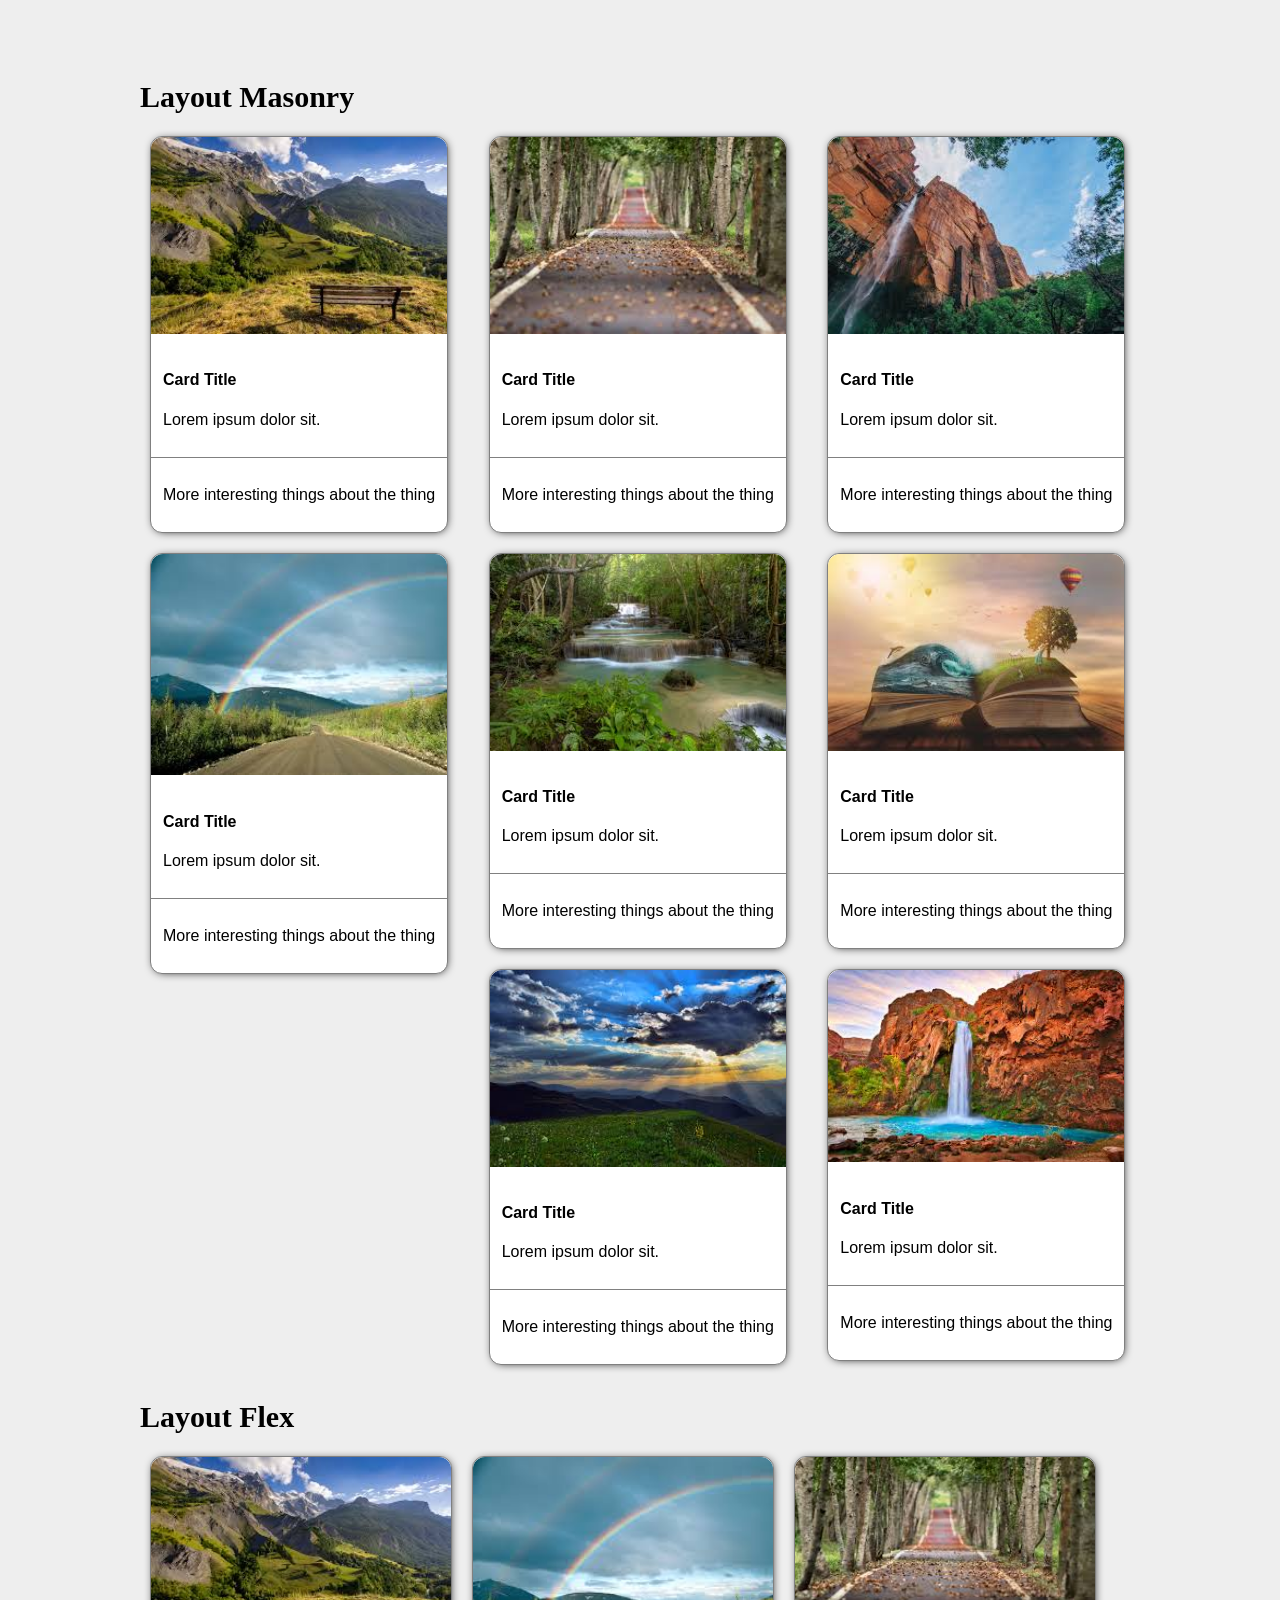
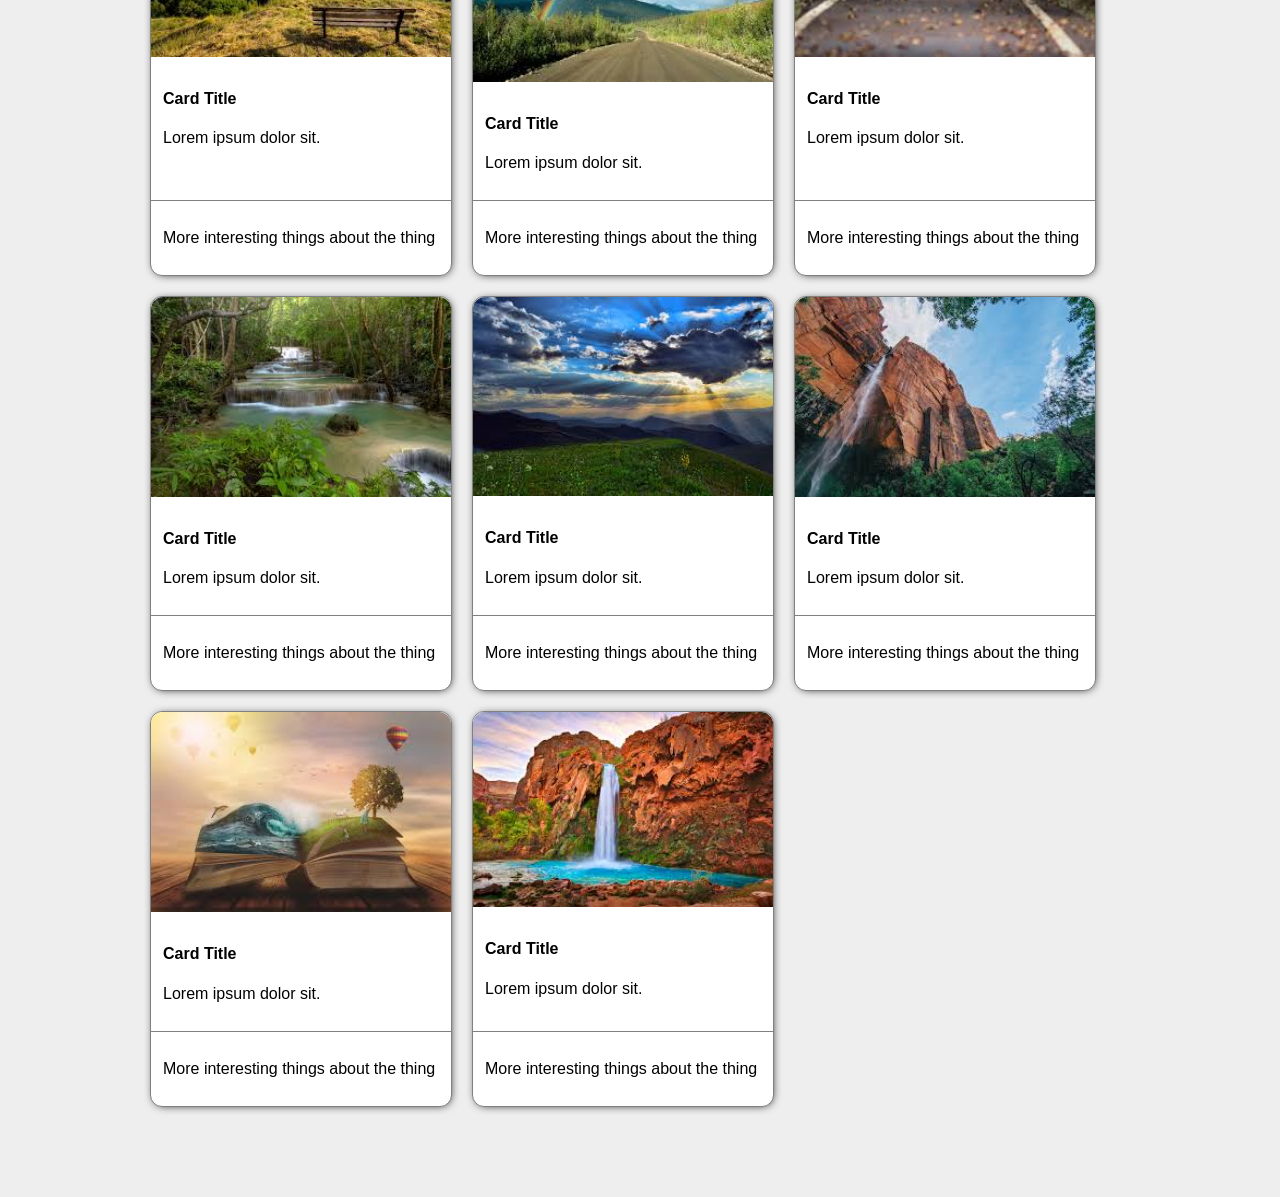
<file: Cards-with-css-columns-and-flexbox/index.html>
<!DOCTYPE html>
<html lang="en">

<head>
    <meta charset="UTF-8">
    <meta http-equiv="X-UA-Compatible" content="IE=edge">
    <meta name="viewport" content="width=device-width, initial-scale=1.0">
    <title>Document</title>
    <link rel="stylesheet" href="styles.css">
</head>

<body>
    <div class="cards-layout masonry">
        <h2 class="title">Layout Masonry</h2>
        <section>
            <article class="card">
                <img src="./images/image1.jpg">
                <article class="card-content">
                    <h4>Card Title</h4>
                    <p>Lorem ipsum dolor sit.</p>
                </article>
                <footer>
                    <p>More interesting things about the thing</p>
                </footer>
            </article>
            <article class="card">
                <img src="./images/image2.jpg">
                <article class="card-content">
                    <h4>Card Title</h4>
                    <p>Lorem ipsum dolor sit.</p>
                </article>

                <footer>
                    <p>More interesting things about the thing</p>
                </footer>
            </article>
            <article class="card">
                <img src="./images/image3.jpg">
                <article class="card-content">
                    <h4>Card Title</h4>
                    <p>Lorem ipsum dolor sit.</p>
                </article>

                <footer>
                    <p>More interesting things about the thing</p>
                </footer>
            </article>

            <article class="card">
                <img src="./images/image4.jpg">
                <article class="card-content">
                    <h4>Card Title</h4>
                    <p>Lorem ipsum dolor sit.</p>
                </article>

                <footer>
                    <p>More interesting things about the thing</p>
                </footer>
            </article>
            <article class="card">
                <img src="./images/image5.jpg">
                <article class="card-content">
                    <h4>Card Title</h4>
                    <p>Lorem ipsum dolor sit.</p>
                </article>

                <footer>
                    <p>More interesting things about the thing</p>
                </footer>
            </article>
            <article class="card">
                <img src="./images/image6.jpg">
                <article class="card-content">
                    <h4>Card Title</h4>
                    <p>Lorem ipsum dolor sit.</p>
                </article>

                <footer>
                    <p>More interesting things about the thing</p>
                </footer>
            </article>

            <article class="card">
                <img src="./images/image7.jpg">
                <article class="card-content">
                    <h4>Card Title</h4>
                    <p>Lorem ipsum dolor sit.</p>
                </article>

                <footer>
                    <p>More interesting things about the thing</p>
                </footer>
            </article>
            <article class="card">
                <img src="./images/image8.jpg">
                <article class="card-content">
                    <h4>Card Title</h4>
                    <p>Lorem ipsum dolor sit.</p>
                </article>

                <footer>
                    <p>More interesting things about the thing</p>
                </footer>
            </article>
        </section>
    </div>
    <div class="cards-layout flex">
        <h2 class="title">Layout Flex</h2>
        <section>
            <article class="card">
                <img src="./images/image1.jpg">
                <article class="card-content">
                    <h4>Card Title</h4>
                    <p>Lorem ipsum dolor sit.</p>
                </article>
                <footer>
                    <p>More interesting things about the thing</p>
                </footer>
            </article>
            <article class="card">
                <img src="./images/image2.jpg">
                <article class="card-content">
                    <h4>Card Title</h4>
                    <p>Lorem ipsum dolor sit.</p>
                </article>

                <footer>
                    <p>More interesting things about the thing</p>
                </footer>
            </article>
            <article class="card">
                <img src="./images/image3.jpg">
                <article class="card-content">
                    <h4>Card Title</h4>
                    <p>Lorem ipsum dolor sit.</p>
                </article>

                <footer>
                    <p>More interesting things about the thing</p>
                </footer>
            </article>

            <article class="card">
                <img src="./images/image4.jpg">
                <article class="card-content">
                    <h4>Card Title</h4>
                    <p>Lorem ipsum dolor sit.</p>
                </article>

                <footer>
                    <p>More interesting things about the thing</p>
                </footer>
            </article>
            <article class="card">
                <img src="./images/image5.jpg">
                <article class="card-content">
                    <h4>Card Title</h4>
                    <p>Lorem ipsum dolor sit.</p>
                </article>

                <footer>
                    <p>More interesting things about the thing</p>
                </footer>
            </article>
            <article class="card">
                <img src="./images/image6.jpg">
                <article class="card-content">
                    <h4>Card Title</h4>
                    <p>Lorem ipsum dolor sit.</p>
                </article>

                <footer>
                    <p>More interesting things about the thing</p>
                </footer>
            </article>

            <article class="card">
                <img src="./images/image7.jpg">
                <article class="card-content">
                    <h4>Card Title</h4>
                    <p>Lorem ipsum dolor sit.</p>
                </article>

                <footer>
                    <p>More interesting things about the thing</p>
                </footer>
            </article>
            <article class="card">
                <img src="./images/image8.jpg">
                <article class="card-content">
                    <h4>Card Title</h4>
                    <p>Lorem ipsum dolor sit.</p>
                </article>

                <footer>
                    <p>More interesting things about the thing</p>
                </footer>
            </article>
        </section>
    </div>

</body>

</html>
</file>
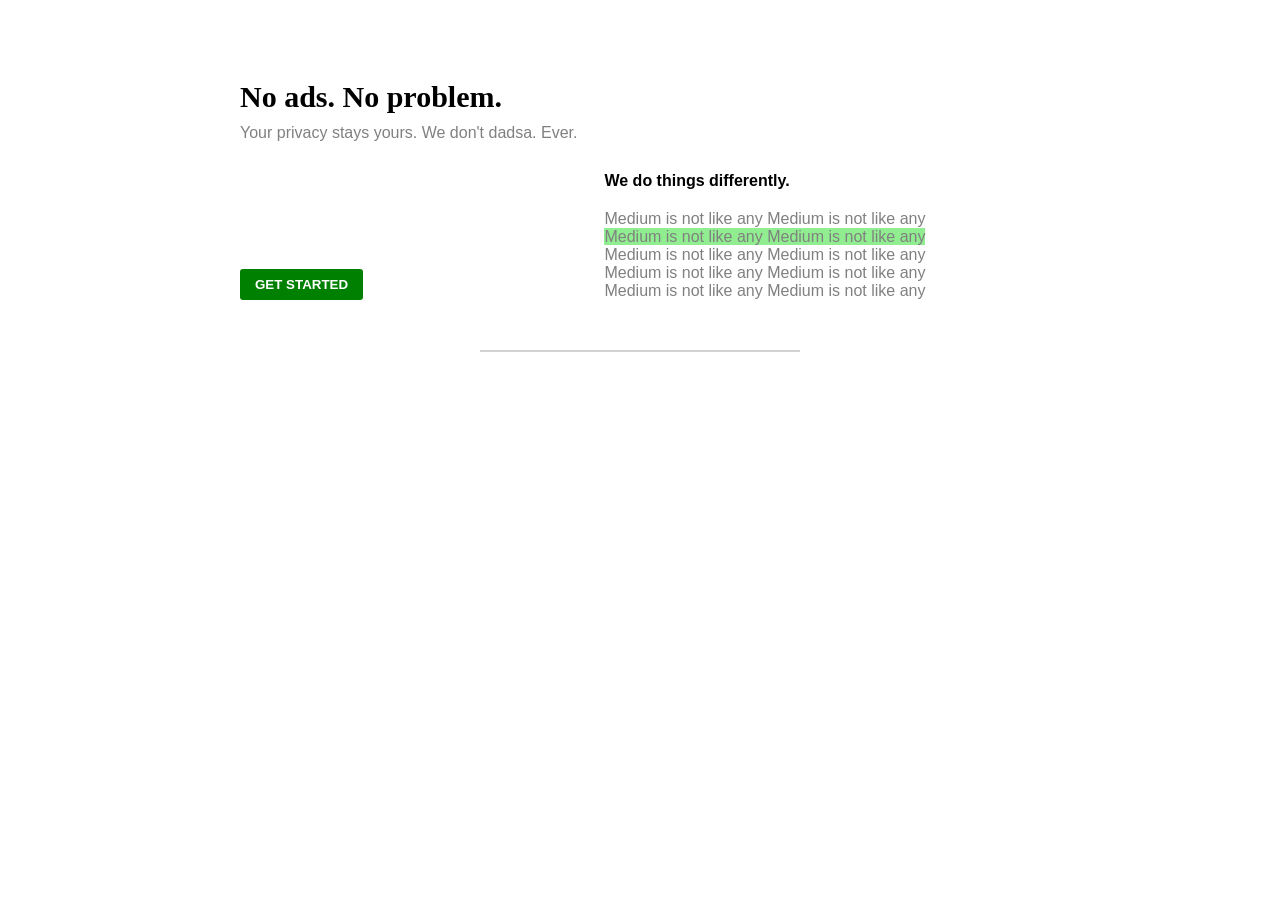
<file: demo/index.html>
<!DOCTYPE html>
<html lang="en">

<head>
    <meta charset="UTF-8">
    <meta http-equiv="X-UA-Compatible" content="IE=edge">
    <meta name="viewport" content="width=device-width, initial-scale=1.0">
    <title>Document</title>
    <link rel="stylesheet" href="styles.css">
</head>

<body>
    <section class="medium">
        <header class="medium-header">
            <h1 class="medium-header-title">No ads. No problem.</h1>
            <p class="medium-header-subtitle">
                Your privacy stays yours. We don't dadsa. Ever.
            </p>
        </header>

        <article class="medium-cta">
            <button class="medium-cta-button">GET STARTED</button>
        </article>

        <article class="medium-content">
            <p class="medium-content-title">
                We do things differently.
            </p>
            <p class="medium-content-text">
                Medium is not like any Medium is not like any
                <span class="medium-content-text-important">
                    Medium is not like any Medium is not like any
                </span>
                Medium is not like any Medium is not like any
                Medium is not like any Medium is not like any
                Medium is not like any Medium is not like any
            </p>
        </article>
    </section>
</body>

</html>
</file>
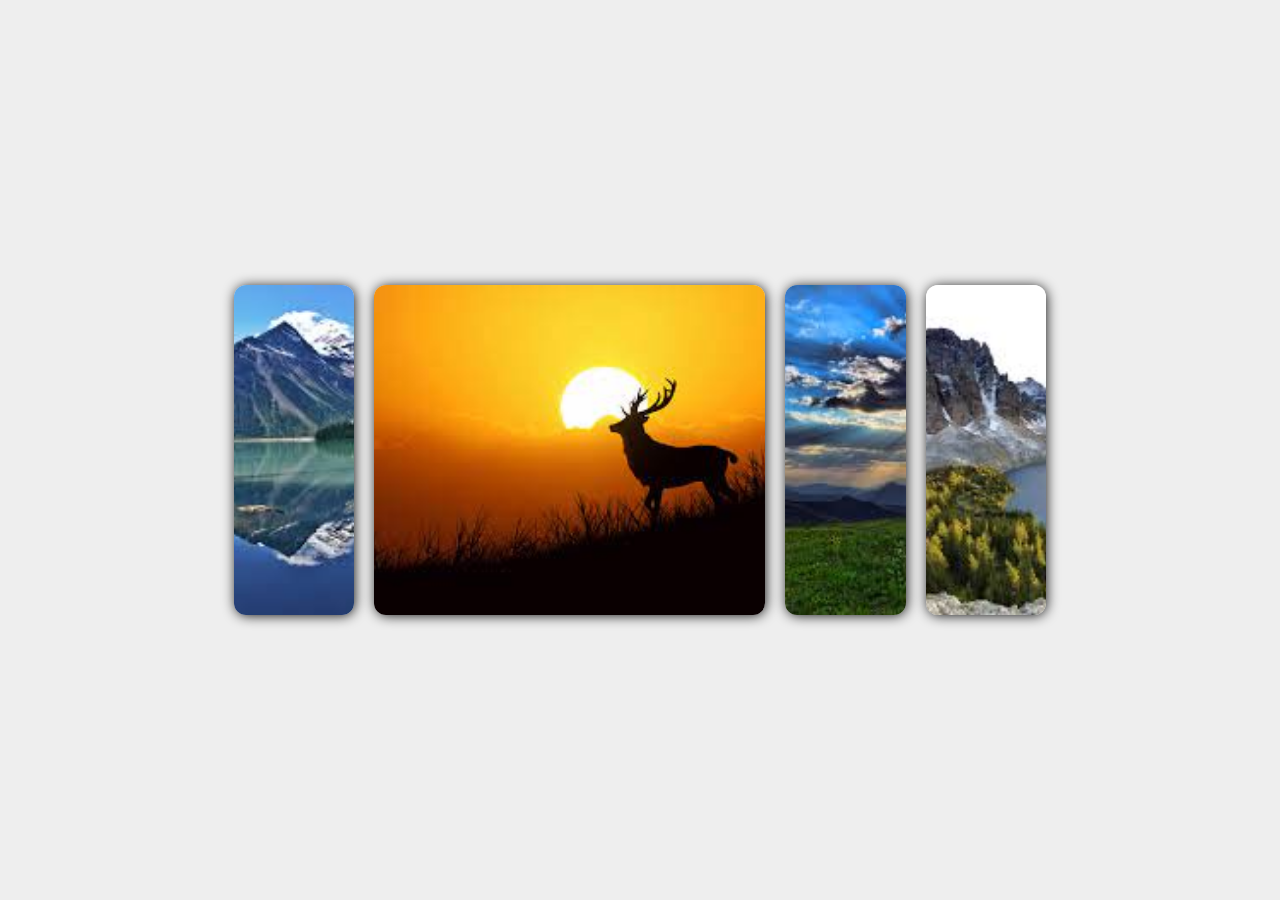
<file: Expanding-flex-cards/index.html>
<!DOCTYPE html>
<html lang="en">
<head>
    <meta charset="UTF-8">
    <meta http-equiv="X-UA-Compatible" content="IE=edge">
    <meta name="viewport" content="width=device-width, initial-scale=1.0">
    <title>Expanding Flex Cards</title>
    <link rel="stylesheet" href="styles.css">
</head>
<body>
    <section class="container">
        <article>
            <img src="./images/image1.jpg">
        </article>
        <article>
            <img src="./images/image2.jpg">
        </article>
        <article>
            <img src="./images/image3.jpg">
        </article>
        <article>
            <img src="./images/image4.jpg">
        </article>
    </section>
    
</body>
</html>
</file>
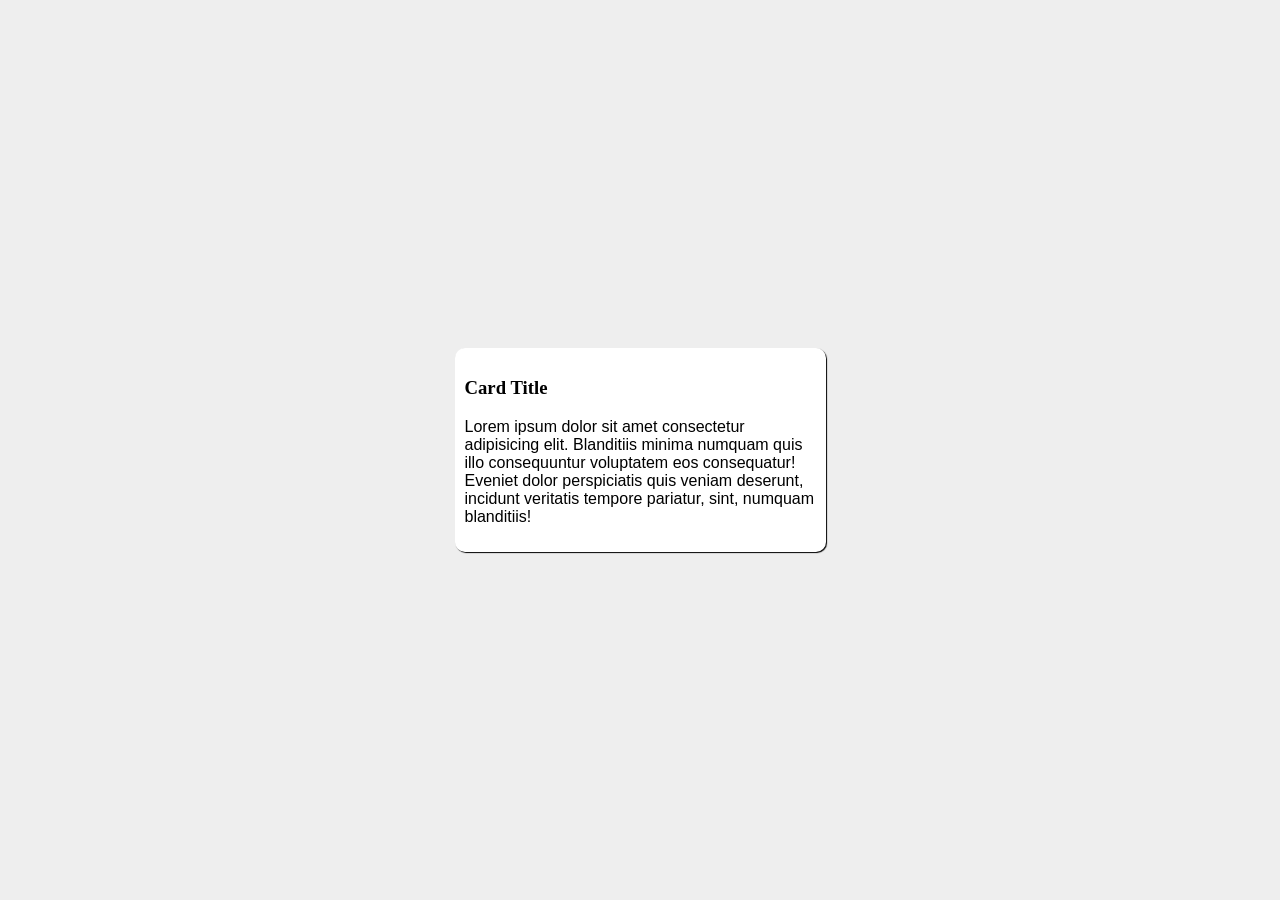
<file: Flexbox-center/index.html>
<!DOCTYPE html>
<html lang="en">
<head>
    <meta charset="UTF-8">
    <meta http-equiv="X-UA-Compatible" content="IE=edge">
    <meta name="viewport" content="width=device-width, initial-scale=1.0">
    <title>Document</title>
    <link rel="stylesheet" href="styles.css">
</head>
<body>
    <div class="card">
        <h3>Card Title</h3>
        <p>
            Lorem ipsum dolor sit amet consectetur adipisicing elit. Blanditiis minima numquam quis illo consequuntur voluptatem eos consequatur! 
            Eveniet dolor perspiciatis quis veniam deserunt, incidunt veritatis tempore pariatur, sint, numquam blanditiis!
        </p>
    </div>
    
</body>
</html>
</file>
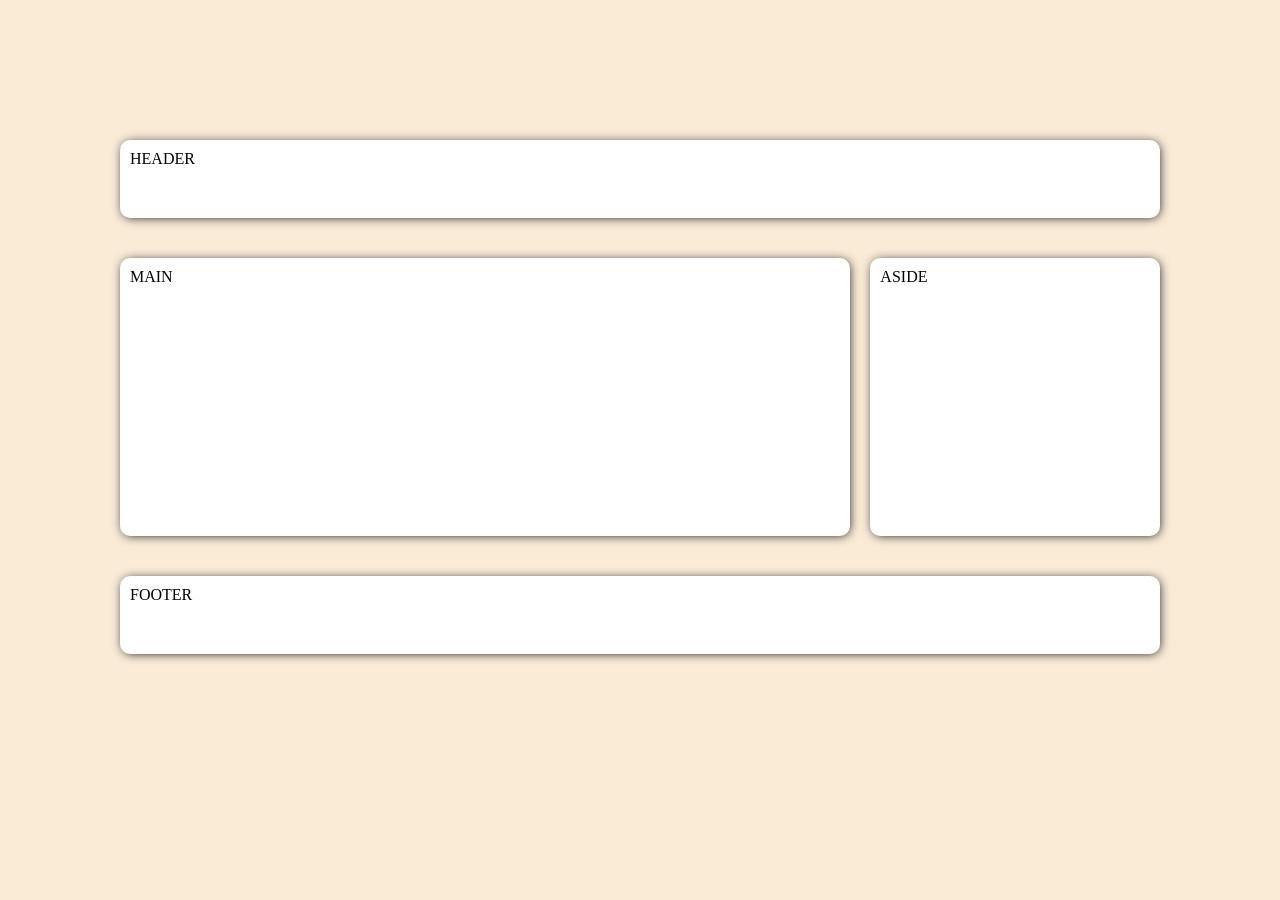
<file: Flexbox-Layout/index.html>
<!DOCTYPE html>
<html lang="en">
<head>
    <meta charset="UTF-8">
    <meta http-equiv="X-UA-Compatible" content="IE=edge">
    <meta name="viewport" content="width=device-width, initial-scale=1.0">
    <title>Document</title>
    <link rel="stylesheet" href="styles.css">
</head>
<body>
    <header>Header</header>
    <main>Main</main>
    <aside>Aside</aside>    
    <footer>Footer</footer>
</body>
</html>
</file>
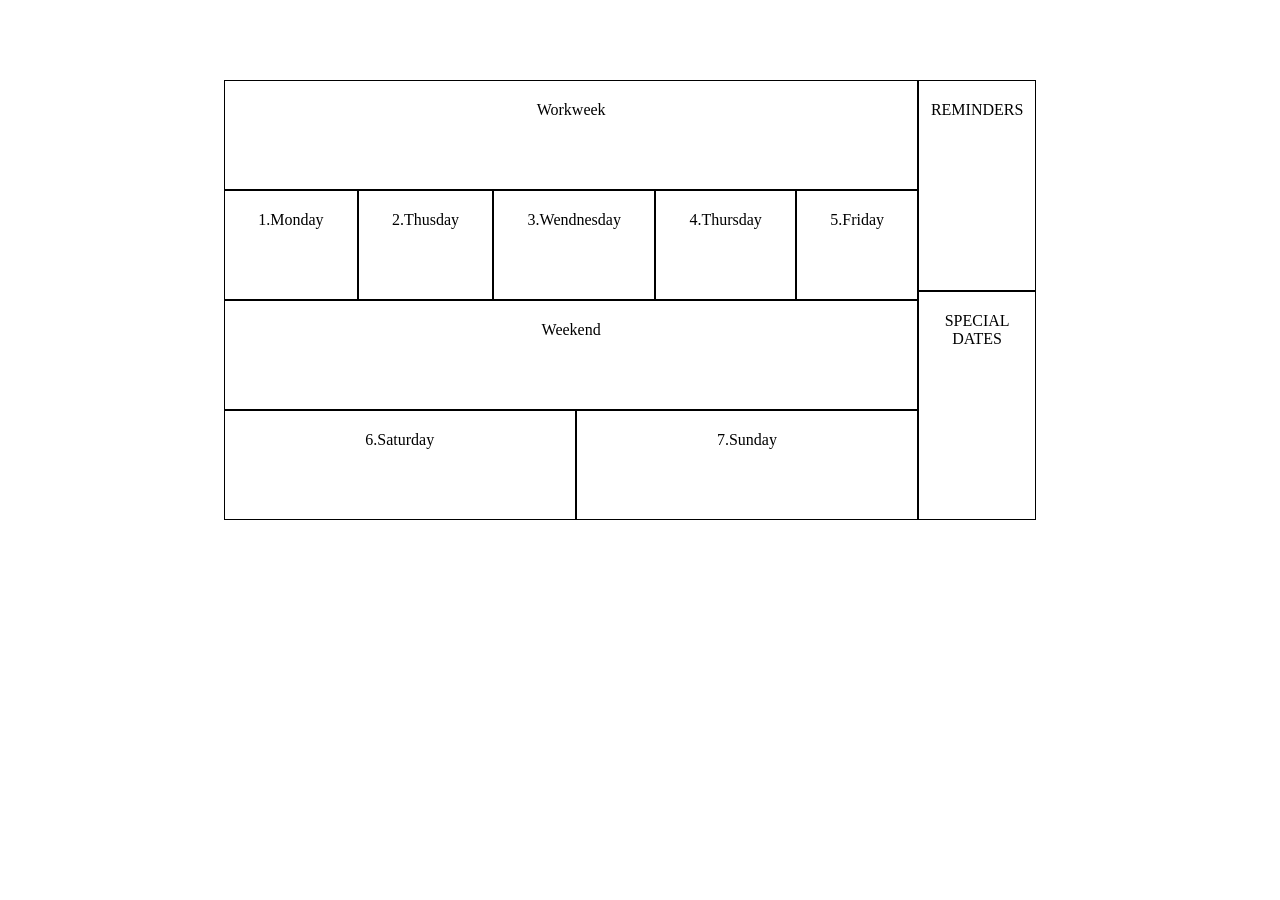
<file: FlexboxModel-Calendar/index.html>
<!DOCTYPE html>
<html lang="en">

<head>
    <meta charset="UTF-8">
    <meta http-equiv="X-UA-Compatible" content="IE=edge">
    <meta name="viewport" content="width=device-width, initial-scale=1.0">
    <title>Document</title>
    <link rel="stylesheet" href="styles.css">
</head>

<body>

    <div class="container">

        <section class="week">
            <span class="workweek">Workweek</span>
            <span class="weekday">1.Monday</span>
            <span class="weekday">2.Thusday</span>
            <span class="weekday">3.Wendnesday</span>
            <span class="weekday">4.Thursday</span>
            <span class="weekday">5.Friday</span>
            <span class="weekend">Weekend</span>
            <span class="weekday">6.Saturday</span>
            <span class="weekday">7.Sunday</span>
        </section>

        <section class="notes">
            <span>
                REMINDERS
            </span>
            <span>
                SPECIAL DATES
            </span>
        </section>
    </div>

</body>

</html>
</file>
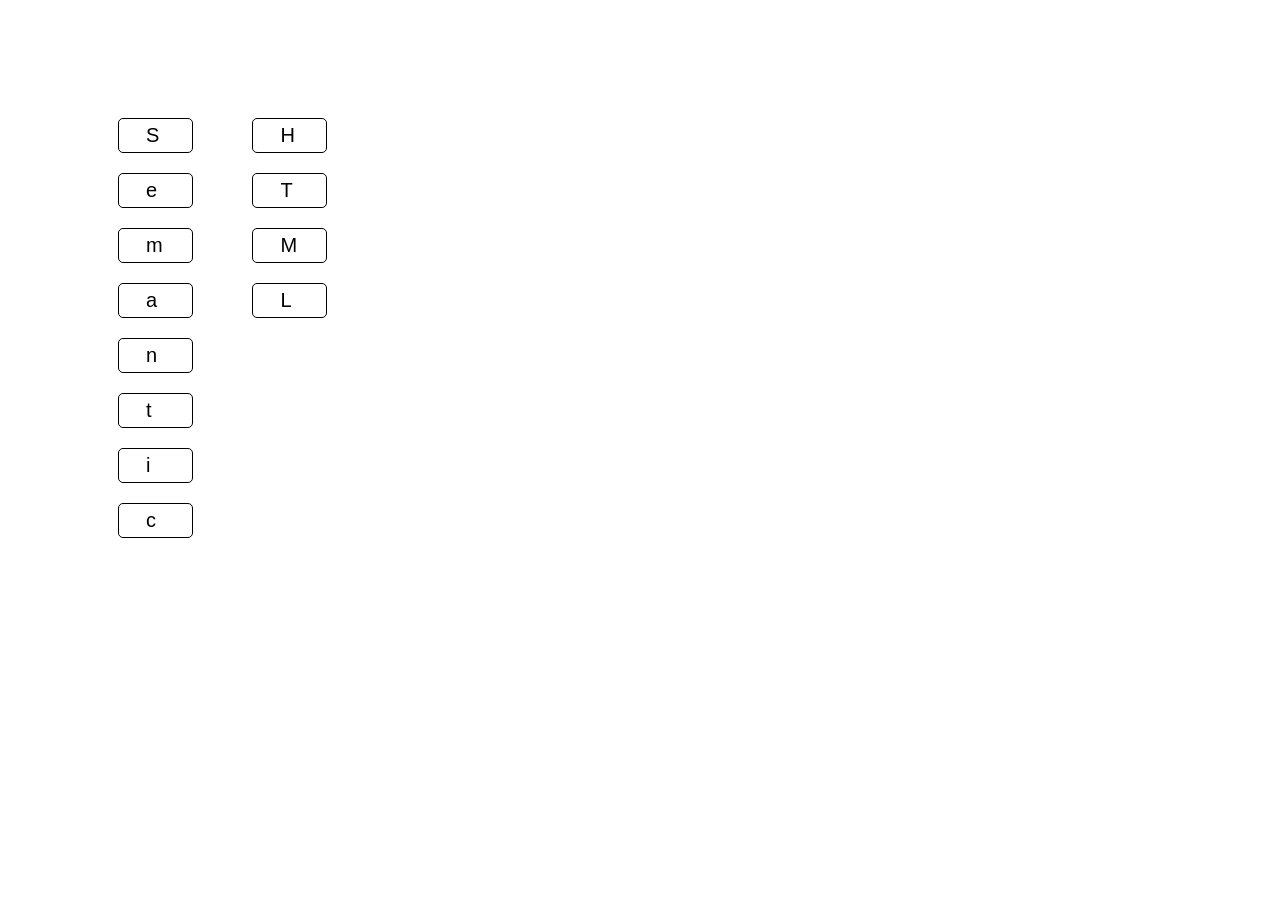
<file: FlexModel-ABC/index.html>
<!DOCTYPE html>
<html lang="en">
<head>
    <meta charset="UTF-8">
    <meta http-equiv="X-UA-Compatible" content="IE=edge">
    <meta name="viewport" content="width=device-width, initial-scale=1.0">
    <title>Document</title>
    <link rel="stylesheet" href="styles.css">
</head>
<body>
    <div class="container">
        <span>H</span>
        <span>e</span>
        <span>T</span>
        <span>a</span>
        <span>c</span>
        <span>i</span>
        <span>M</span>
        <span>n</span>
        <span>t</span>
        <span>L</span>
        <span>S</span>
        <span>m</span>
    </div>
</body>
</html>
</file>
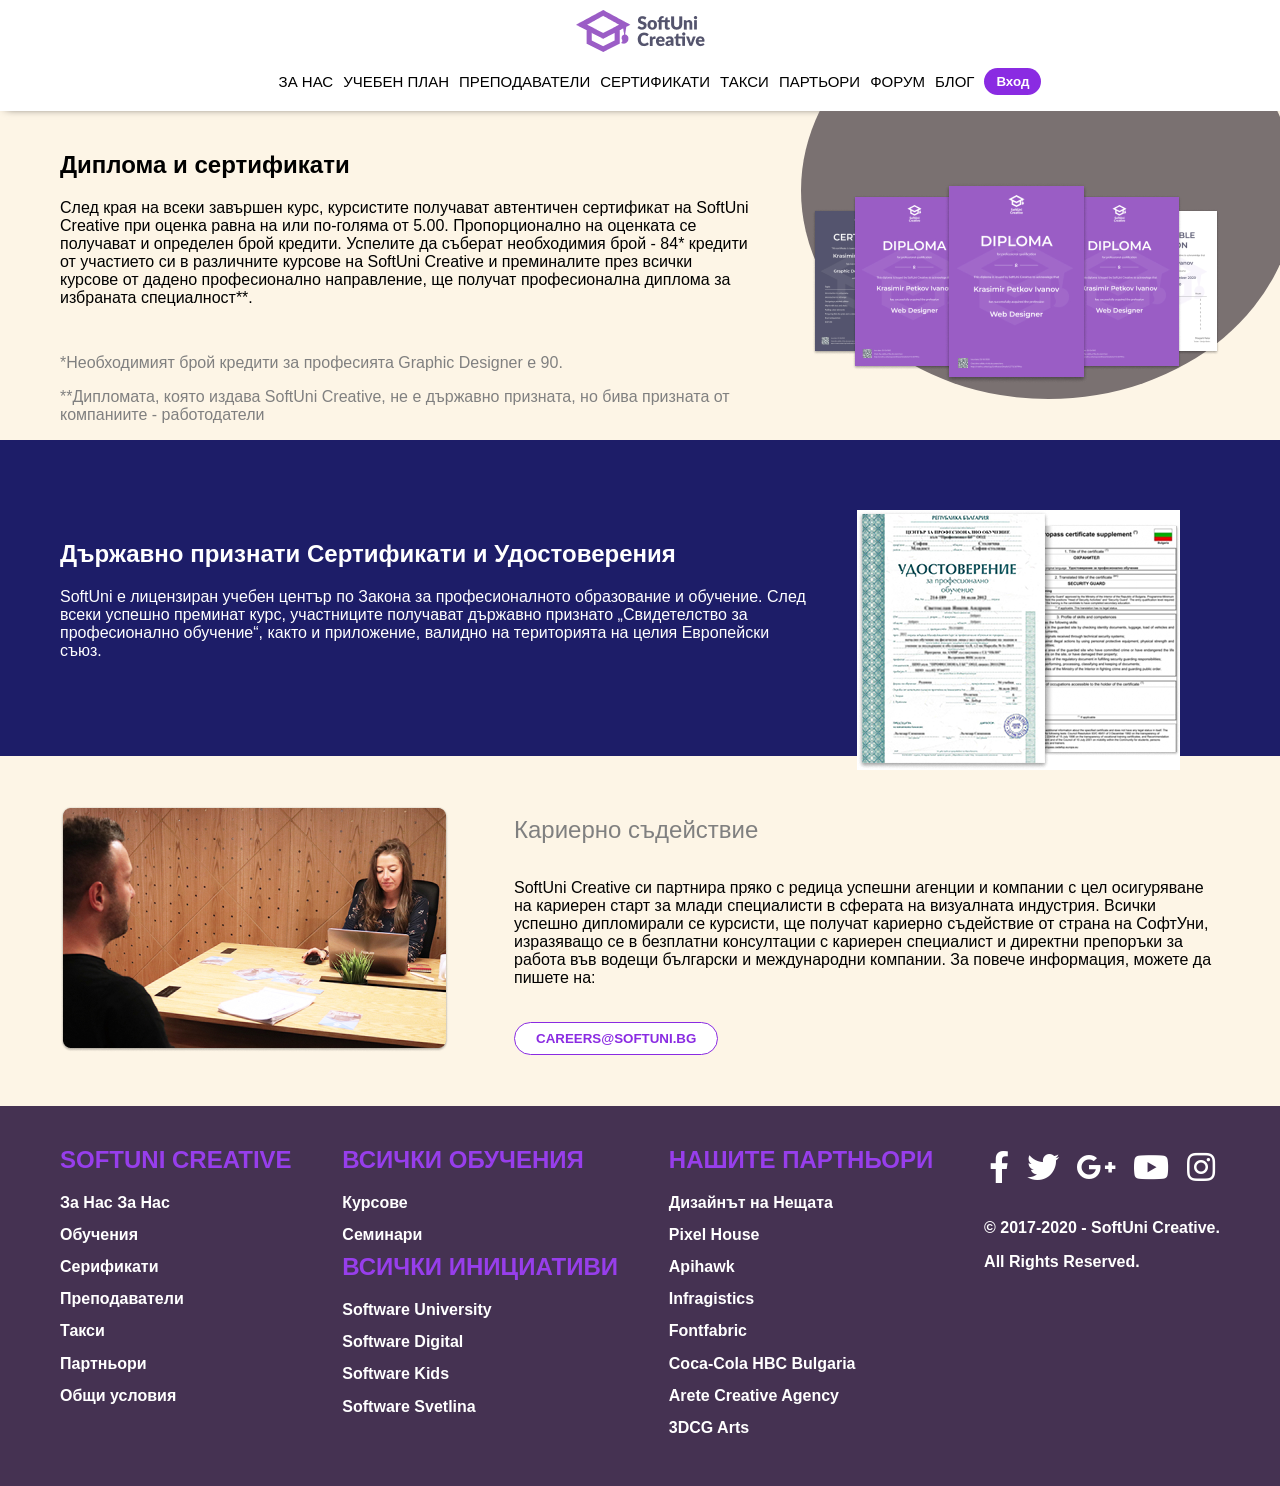
<file: Workshop-SoftUni-Page/index.html>
<!DOCTYPE html>
<html lang="en">

<head>
    <meta charset="UTF-8">
    <meta http-equiv="X-UA-Compatible" content="IE=edge">
    <meta name="viewport" content="width=device-width, initial-scale=1.0">
    <title>SoftUni Creative</title>
    <link rel="stylesheet" href="styles.css">
</head>

<body>
    <header>
        <nav class="nav">
            <article class="nav-logo">
                <img src="./images/logo.png" alt="SoftUni Creative">
            </article>
            <ul class="nav-menu">
                <li><a href="#">ЗА НАС</a></li>
                <li><a href="#">УЧЕБЕН ПЛАН</a></li>
                <li><a href="#">ПРЕПОДАВАТЕЛИ</a></li>
                <li><a href="#">СЕРТИФИКАТИ</a></li>
                <li><a href="#">ТАКСИ</a></li>
                <li><a href="#">ПАРТЬОРИ</a></li>
                <li><a href="#">ФОРУМ</a></li>
                <li><a href="#">БЛОГ</a></li>
                <li class="btn">
                    <button class="btn">Вход</button>
                </li>
            </ul>
        </nav>
    </header>
    <main>
        <section class="diploma">
            <article class="diploma-content">
                <h2 class="diploma-title">Диплома и сертификати</h2>
                <p>След края на всеки завършен курс, курсистите получават автентичен сертификат на SoftUni Creative при
                    оценка равна на или по-голяма от 5.00. Пропорционално на оценката се получават и определен брой
                    кредити.
                    Успелите да съберaт необходимия брой - 84* кредити от участието си в различните курсове на SoftUni
                    Creative и преминалите през всички курсове от дадено професионално направление, ще получат
                    професионалнa
                    диплома за избраната специалност**.</p>
                <article class="important-info">
                    <p>*Необходимият брой кредити за професията Graphic Designer е 90.</p>
                    <p>**Дипломата, която издава SoftUni Creative, не е държавно призната, но бива призната от
                        компаниите -
                        работодатели</p>
                </article>
            </article>

            <article class="diploma-img">
                <img src="./images/diplomas.png" alt="SoftUni Diplomas">
            </article>
        </section>

        <section class="sertificate">
            <article class="sertificate-content">
                <h2 class="sertificate-title">
                    Държавно признати Сертификати и Удостоверения
                </h2>
                <p>
                    SoftUni е лицензиран учебен център по Закона за професионалното образование и обучение. След всеки
                    успешно преминат курс, участниците получават държавно признато „Свидетелство за професионално
                    обучение“,
                    както и приложение, валидно на територията на целия Европейски съюз.
                </p>
            </article>
            <article class="sertificate-img">
                <img src="./images/cpe.jpg" alt="SoftUni Sertificate">
            </article>
        </section>

        <section class="career">
            <article class="career-img">
                <img src="./images/career-center.png" alt="SoftUni Career">
            </article>
            <article class="career-content">
                <h2 class="career-title">Кариерно съдействие</h2>
                <p class="career-subcontent">
                    SoftUni Creative си партнира пряко с редица успешни агенции и компании с цел осигуряване на кариерен
                    старт за млади специалисти в сферата на визуалната индустрия. Всички успешно дипломирали се
                    курсисти, ще получат кариерно съдействие от страна на СофтУни, изразяващо се в безплатни консултации
                    с кариерен специалист и директни препоръки за работа във водещи български и международни компании.
                    За повече информация, можете да пишете на:
                </p>
                <button class="career-btn">CAREERS@SOFTUNI.BG</button>
            </article>
        </section>
    </main>

    <footer>
        <article class="footer-menu">
            <h2 class="footer-title">SOFTUNI CREATIVE</h2>
            <ul class="footer-items">
                <li>
                    <a href="">За Нас</a>
                    <a href="#">За Нас</a>
                </li>
                <li>
                    <a href="#">Обучения</a>
                </li>
                <li>
                    <a href="#">Серификати</a>
                </li>
                <li>
                    <a href="#">Преподаватели</a>
                </li>
                <li>
                    <a href="#">Такси</a>
                </li>
                <li>
                    <a href="#">Партньори</a>
                </li>
                <li>
                    <a href="#">Общи условия</a>
                </li>
            </ul>
        </article>
        <article class="footer-menu">
            <h2 class="footer-title">ВСИЧКИ ОБУЧЕНИЯ</h2>
            <ul class="footer-items">
                <li>
                    <a href="#">Курсове</a>
                </li>
                <li>
                    <a href="#">Семинари</a>
                </li>
            </ul>
            <h2 class="footer-title">ВСИЧКИ ИНИЦИАТИВИ</h2>
            <ul class="footer-items">
                <li>
                    <a href="#">Software University</a>
                </li>
                <li>
                    <a href="#">Software Digital</a>
                </li>
                <li>
                    <a href="#">Software Kids</a>
                </li>
                <li>
                    <a href="#">Software Svetlina</a>
                </li>
            </ul>
        </article>
        <article class="footer-menu">
            <h2 class="footer-title">НАШИТЕ ПАРТНЬОРИ</h2>
            <ul class="footer-items">
                <li>
                    <a href="#">Дизайнът на Нещата</a>
                </li>
                <li>
                    <a href="#">Pixel House</a>
                </li>
                <li>
                    <a href="#">Apihawk</a>
                </li>
                <li>
                    <a href="#">Infragistics</a>
                </li>
                <li>
                    <a href="#">Fontfabric</a>
                </li>
                <li>
                    <a href="#">Coca-Cola HBC Bulgaria</a>
                </li>
                <li>
                    <a href="#">Arete Creative Agency</a>
                </li>
                <li>
                    <a href="#">3DCG Arts</a>
                </li>
            </ul>
        </article>
        <article class="footer-menu">
            <article class="footer-brands">
                <i class="fab fa-facebook-f"></i>
                <i class="fab fa-twitter"></i>
                <i class="fab fa-google-plus-g"></i>
                <i class="fab fa-youtube"></i>
                <i class="fab fa-instagram"></i>
                
            </article>
            <article class="footer-copyright">
                <p>
                    © 2017-2020 - SoftUni Creative.
                </p>
                <p>
                    All Rights Reserved.
                </p>
            </article>
        </article>
    </footer>

</body>

</html>
</file>
<file: Cards-with-css-columns-and-flexbox/styles.css>
body {
  margin: 80px auto;
  background: rgb(238, 238, 238);
  font-family: Helvetica, sans-serif;
}

.cards-layout {
  max-width: 1000px;
  margin: 0 auto;
}

.title {
  font-family: Georgia, serif;
  font-size: 30px;
  margin-bottom: 12px;
}

.card {
  background: white;
  border: 1px solid gray;
  border-radius: 12px;
  box-shadow: 1px 1px 10px -3px black;
  margin: 10px;
}

.card img {
  border-top-left-radius: 12px;
  border-top-right-radius: 12px;
  width: 100%;
}

.card-content,
.card footer {
  padding: 12px;
}

.card footer {
  border-top: 1px solid gray;
}

.masonry .card {
  display: inline-block;
}

.masonry section {
  column-count: 3;
}

.flex section {
  display: flex;
  flex-wrap: wrap;
}

.flex .card {
  flex-basis: 30%;
  display: flex;
  flex-direction: column;
}

.flex .card .card-content {
    flex-grow: 1;
}
</file>
<file: demo/styles.css>
html {
  font-family: Helvetica, sans-serif;
}

* {
    box-sizing: border-box;
}

h1 {
  font-family: Georgia, serif;
}

p {
    color: gray;
    margin: 0;
}


.medium {
    max-width: 800px;
    margin: 80px auto;
}

.medium-header {
    margin-bottom: 30px
}

.medium-header-title {
    font-size: 30px;
    margin-bottom: 10px;

}

.medium-cta,
.medium-content {
    display: inline-block;
    vertical-align: bottom;
    width: 45%;
}

.medium-content-title{
    color: black;
    margin-bottom: 20px;
    font-weight: bold;
}

.medium-content-text-important{
   background: lightgreen; 
}

.medium-cta-button {
    background: green;
    color:white;
    padding: 8px 15px;
    border-radius: 3px;
    border: none;
    font-weight: bold;
}

.medium::after {
    content: '';
    width: 40%;
    height: 2px;
    background: lightgrey;
    margin: 50px auto;
    display: block;
}
</file>
<file: Expanding-flex-cards/styles.css>
body {
    margin:0;
    background: rgb(238,238,238);
    display: flex;
    min-height: 100vh;
    align-items: center;
    justify-content: center;
}

.container {
    display: flex;
    max-width: 65vw;
    min-height: 350px;
}

.container article {
    margin:10px;
    width: 47%;
    flex-shrink: 3;
}

.container article:nth-child(2) {
   flex-shrink: 0;
}



img {
    height: 100%;
    width: 100%;
    border-radius: 12px;
    box-shadow: 1px 1px 13px -1px black;
    object-fit: cover;
}
</file>
<file: Flexbox-center/styles.css>
body {
    margin: 0;
    background: rgb(238,238,238);
    display: flex;
    min-height: 100vh;
    justify-content: center;
    align-items: center;
    
}

*{
    box-sizing: border-box;
}

.card {
    background: rgb(255,255,255);
    box-shadow: 1px 1px 1px black;
    border-radius: 10px;
    padding: 10px;
    max-width: 371px;
}

p{
    font-family: Helvetica,sans-serif;
}
</file>
<file: Flexbox-Layout/styles.css>
body {
    margin: 0;
    display:flex;
    flex-wrap: wrap;
    background-color: antiquewhite;
    padding: 120px;
}

*{
    box-sizing: border-box;
}

header,
main,
aside,
footer {
    flex: 1 1 auto;
    background-color: white;
    box-shadow: 1px 1px 11px -2px black;
    text-transform: uppercase;
    border-radius: 10px;
}

header {
    padding: 10px 10px 50px 10px;
    flex-basis: 100%;
}

header,
footer{
    margin: 20px 0;
}

main,
aside{
    margin: 20px 0;
    padding: 10px 10px 250px 10px;
}

main {
    margin-right: 20px;
    flex-grow: 3;
}

aside {
    flex-grow: 1;
}

footer {
    padding: 10px 10px 50px 10px;
    flex-basis: 100%;
}
</file>
<file: FlexboxModel-Calendar/styles.css>
*{
    box-sizing: border-box;
}

.container {
    max-width: 65vw;
    margin: 80px auto;
}


.container,
section{
    display: flex;
}

span{
    border: 1px solid black;
    padding: 20px 10px 70px 10px;
}

.notes{
    display: flex;
    flex-direction: column;
}

.week{
    flex-wrap: wrap;
}

.workweek,
.weekend {
    flex-basis: 100%;
    display: flex;
    justify-content: center;
}

.weekday {
    flex-grow: 1;
    display: flex;
    justify-content: center;
}

.notes span {
    flex-grow: 1;
    margin-right: 20px;
    text-align: center;
}
</file>
<file: FlexModel-ABC/styles.css>
html{
    font-family: Helvetica, sans-serif;
    font-size: 20px;
}


.container {
    display: flex;
    max-width: 21vw;
    height: 24em;
    flex-wrap: wrap;
    padding: 100px;
    flex-direction: column;
}

span {
    border: 1px solid black;
    padding: 5px 27px;
    margin: 10px;
    width: 19px;
    display: flex;
    align-items: center;
    border-radius: 5px;
}


.container > span:nth-child(11) {
    order: 1;
}

.container > span:nth-child(2) {
    order: 2;
}


.container > span:nth-child(12) {
    order: 3;
}

.container > span:nth-child(4) {
    order: 4;
}

.container > span:nth-child(8) {
    order: 5;
}

.container > span:nth-child(9) {
    order: 6;
}

.container > span:nth-child(6) {
    order: 7;
}

.container > span:nth-child(5) {
    order: 8;
}

.container > span:nth-child(1) {
    order: 9;
}

.container > span:nth-child(3) {
    order: 10;
}

.container > span:nth-child(7) {
    order: 11;
}

.container > span:nth-child(10) {
    order: 12;
}
</file>
<file: Workshop-SoftUni-Page/styles.css>
@import url("https://use.fontawesome.com/releases/v5.15.4/css/all.css");

body {
  margin: 0 auto;
  background: oldlace;
  max-width: 1349px;
  font-family: Helvetica, sans-serif;
}

*,
*::before,
*::after {
  box-sizing: border-box;
}

h1,
h2,
h3,
h4,
h5,
h6 {
  font-family: "Monserrat", sans-serif;
}

header {
  background: white;
  width: 100%;
}

.nav {
  display: flex;
  justify-content: space-between;
  box-shadow: 1px 1px 9px -5px black;
  padding: 0 60px;
}

.nav-logo {
  display: flex;
  align-items: center;
}

.nav-menu {
  display: flex;
  align-content: center;
  justify-content: center;
}

.nav-menu li {
  text-decoration: none;
  list-style: none;
  margin: 0 5px;
  display: flex;
  align-items: center;
}

.nav-menu li a {
  text-decoration: none;
  color: black;
  font-size: 15px;
}

.nav-menu .btn {
  background: blueviolet;
  color: white;
  padding: 3px 6px;
  border: none;
  border-radius: 30px;
  font-weight: bold;
}

@media all and (max-width: 1290px) {
  .nav {
    flex-direction: column;
  }
  .nav-logo {
    justify-content: center;
    margin-top: 10px;
  }
}

@media all and (max-width: 1078px) {
  .nav {
    flex-direction: column;
  }

  .nav-logo {
    justify-content: center;
    margin-top: 10px;
  }

  .nav-menu {
    flex-direction: column;
    line-height: 1.5;
    padding: 0px;
  }

  .nav-menu li {
    align-self: center;
  }
}

main {
  display: flex;
  flex-wrap: wrap;
}

.important-info {
  color: gray;
  padding-top: 15px;
}

.diploma {
  display: flex;
  padding: 20px 60px 0 60px;
  align-items: center;
  overflow: hidden;
}

.diploma-img {
  position: relative;
}

.diploma-img::before {
  content: "";
  border-radius: 100%;
  background: rgb(122, 113, 113);
  position: absolute;
  z-index: 0;
  width: 495px;
  height: 417px;
  top: -200px;
  right: -76px;
}

.diploma-img img {
  position: relative;
  z-index: 1;
  padding-left: 60px;
}

@media all and (max-width: 1168px) {
  .diploma {
    flex-direction: column;
  }

  .diploma-img::before {
    display: none;
  }

  .diploma-img img {
    padding: 0px;
  }
}

@media all and (max-width: 500px) {
  .diploma-title {
    text-align: center;
  }

  .diploma-content p {
    text-align: center;
  }
}

.sertificate {
  padding: 80px 60px;
  color: white;
  background: rgb(29, 29, 104);
  display: flex;
  align-items: center;
  position: relative;
}

.sertificate-content {
  width: 65%;
}

.sertificate-img {
  position: absolute;
  right: 100px;
  top: 70px;
}

@media all and (max-width: 1168px) {
  .sertificate {
    flex-direction: column;
    padding: 20px 60px 10px 60px;
  }

  .sertificate-content {
    width: unset;
  }

  .sertificate-img {
    position: static;
    margin-top: 30px;
  }
}

@media all and (max-width: 500px) {
  .sertificate-title {
    text-align: center;
  }

  .sertificate-content p {
    text-align: center;
  }
}

.career {
  display: flex;
  padding: 50px 60px;
}

.career-content {
  margin-left: 65px;
}

.career-title {
  margin: 10px 0px;
  color: gray;
  font-weight: normal;
}

.career-subcontent {
  margin: 35px 0px;
}

.career-btn {
  background: white;
  border: 1.5px solid blueviolet;
  border-radius: 20px;
  padding: 8px 21px;
  color: blueviolet;
  font-weight: bold;
}

@media all and (max-width: 1168px) {
  .career {
    flex-direction: column;
    padding: 20px 60px 10px 60px;
  }

  .career-img {
    position: static;
    align-self: center;
    margin-top: 30px;
  }

  .career-content {
    display: flex;
    flex-direction: column;
    align-items: center;
    margin: 0px;
  }
}

@media all and (max-width: 500px) {
  .career-title {
    text-align: center;
  }

  .career-content p {
    text-align: center;
  }
}

footer {
  display: flex;
  background: rgb(69, 50, 82);
  padding: 40px 60px;
  justify-content: space-between;
}

.footer-title {
  color: rgb(151, 62, 235);
  margin: 0px 0px 15px 0px;
}

.footer-items {
  margin: 0px;
  padding: 0px;
  line-height: 1.7;
}

.footer-items li {
  list-style: none;
  margin: 5px 0;
}

.footer-items li a {
  text-decoration: none;
  color: white;
  font-weight: bold;
}

.footer-brands {
  display: flex;
  justify-content: space-between;
}

.footer-brands i {
  color: white;
  padding: 5px;
  margin-bottom: 15px;
  font-size: xx-large;
}

.footer-copyright {
  color: white;
  font-weight: bold;
}

@media all and (max-width: 830px) {
  footer {
    display: flex;
    flex-direction: column;
    align-items: center;
    padding: 20px 60px 10px 60px;
  }

  footer article:nth-child(1) {
    margin-right: 44px;
  }

  .footer-img {
    position: static;
    align-self: center;
    margin-top: 30px;
  }

  .footer-title {
    margin-top: 20px;
  }

  .footer-brands {
    margin-top: 20px;
  }

  footer article:nth-last-child(1) {
    margin-right: 20px;
  }

  
}
</file>
